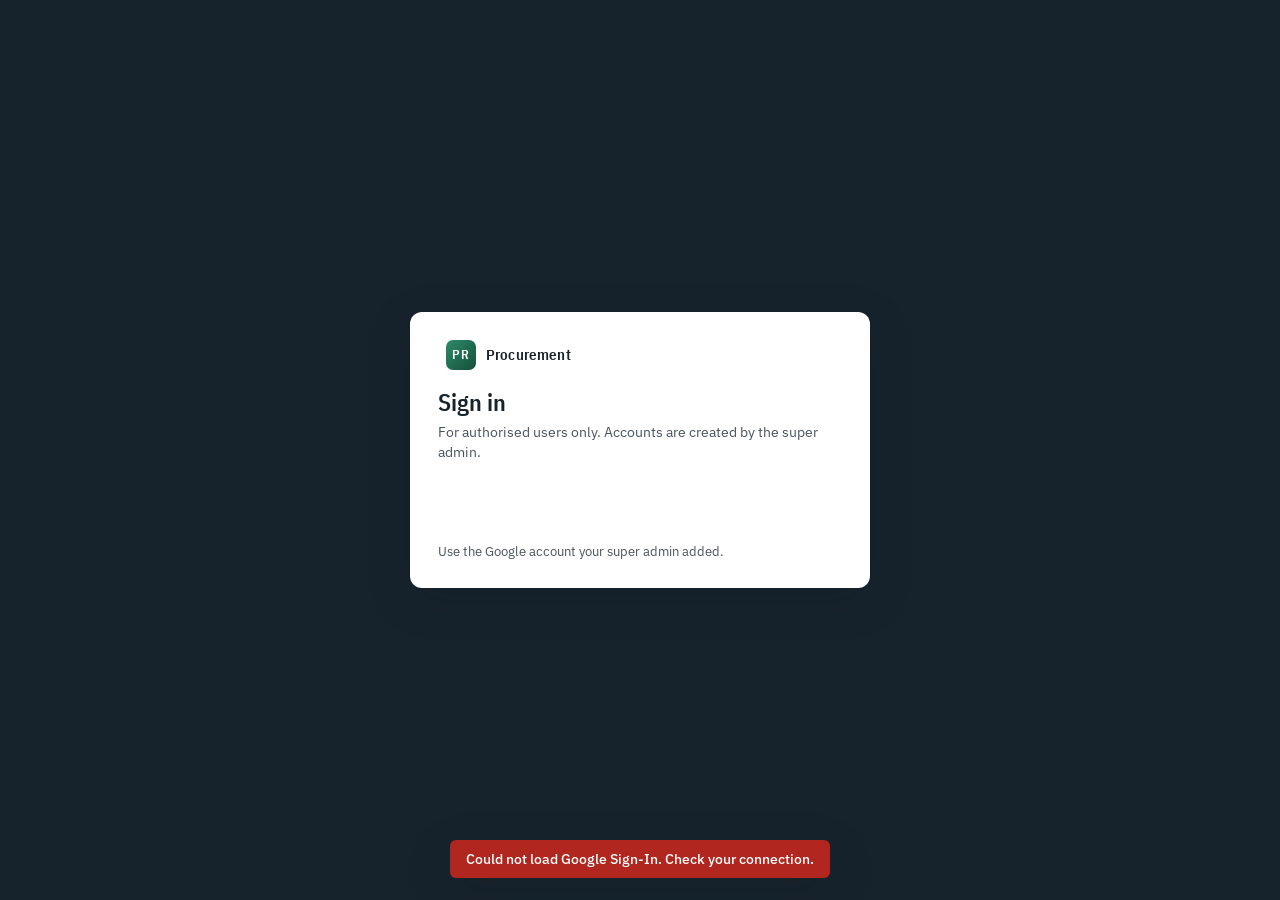
<file: index.html>
<!doctype html>
<html lang="en">
<head>
  <meta charset="utf-8">
  <meta name="viewport" content="width=device-width,initial-scale=1">
  <title>Procurement</title>
  <meta name="description" content="Purchase requisitions, supplier quotations, purchase orders and supplier payments in one place.">
  <link rel="preconnect" href="https://fonts.googleapis.com">
  <link rel="preconnect" href="https://fonts.gstatic.com" crossorigin>
  <link rel="stylesheet" href="https://fonts.googleapis.com/css2?family=IBM+Plex+Mono:wght@500&family=IBM+Plex+Sans+Condensed:wght@500;600&family=IBM+Plex+Sans:wght@400;500;600&display=swap">
  <link rel="stylesheet" href="assets/style.css?v=5">
</head>
<body>
  <div id="app">
    <div class="boot">Loading Procurement…</div>
  </div>
  <div id="drawer" class="drawer" hidden></div>
  <div id="toast" class="toast" role="status" aria-live="polite" hidden></div>
  <noscript>Procurement needs JavaScript turned on.</noscript>

  <script src="config.js?v=3"></script>
  <script src="assets/core.js?v=6"></script>
  <script src="assets/templates.js?v=3"></script>
  <script src="assets/archive.js?v=3"></script>
  <script src="assets/api.js?v=4"></script>
  <script src="assets/app.js?v=6"></script>
</body>
</html>
</file>
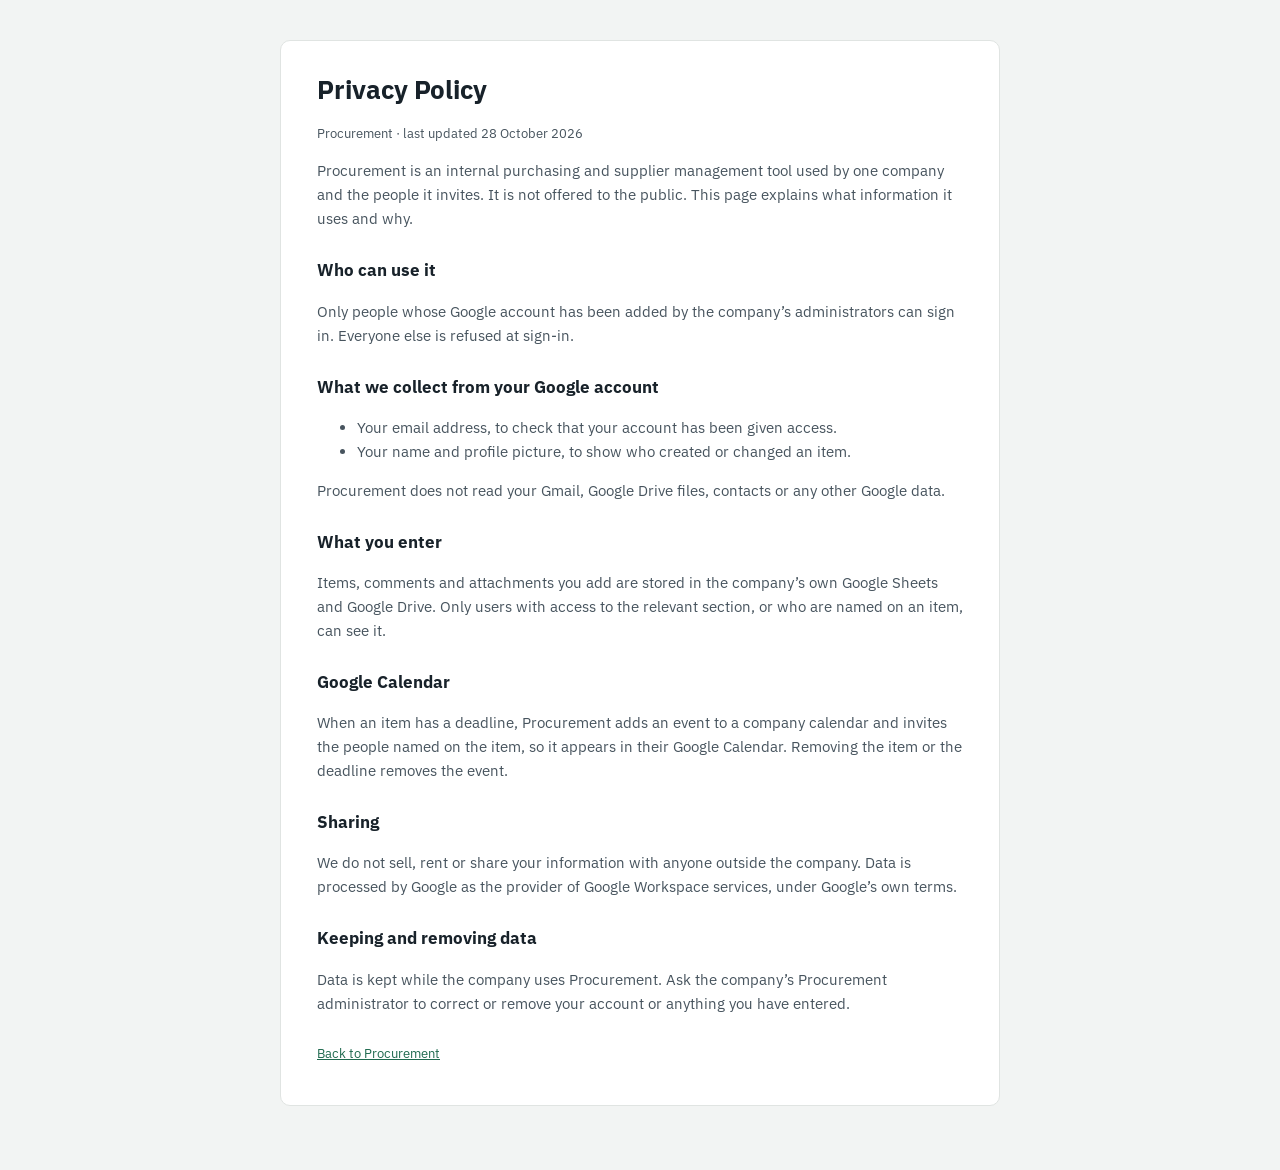
<file: privacy.html>
<!doctype html>
<html lang="en">
<head>
  <meta charset="utf-8">
  <meta name="viewport" content="width=device-width,initial-scale=1">
  <title>Privacy Policy · Procurement</title>
  <link rel="stylesheet" href="https://fonts.googleapis.com/css2?family=IBM+Plex+Sans:wght@400;600&display=swap">
  <style>
    :root { --bg: #f2f4f3; --surface: #fff; --ink: #18222a; --ink-2: #47545e; --line: #e0e4e2; --accent: #1f6a4f; color-scheme: light; }
    @media (prefers-color-scheme: dark) {
      :root { --bg: #11171c; --surface: #182128; --ink: #e3e9ed; --ink-2: #a8b4bd; --line: #2a3640; --accent: #6cc6a0; color-scheme: dark; }
    }
    body { margin: 0; background: var(--bg); color: var(--ink); font: 15px/1.6 "IBM Plex Sans", "Segoe UI", system-ui, sans-serif; }
    main { max-width: 720px; margin: 0 auto; padding: 40px 16px 64px; }
    article { background: var(--surface); border: 1px solid var(--line); border-radius: 10px; padding: 28px clamp(18px, 4vw, 36px); }
    h1 { font-size: 26px; margin: 0 0 4px; }
    h2 { font-size: 17px; margin: 26px 0 6px; }
    p, li { color: var(--ink-2); }
    a { color: var(--accent); }
    .muted { font-size: 13px; color: var(--ink-2); }
  </style>
</head>
<body>
  <main>
    <article>
      <h1>Privacy Policy</h1>
      <p class="muted">Procurement · last updated 28 October 2026</p>

      <p>Procurement is an internal purchasing and supplier management tool used by one company and the people it invites. It is not offered to the public. This page explains what information it uses and why.</p>

      <h2>Who can use it</h2>
      <p>Only people whose Google account has been added by the company’s administrators can sign in. Everyone else is refused at sign-in.</p>

      <h2>What we collect from your Google account</h2>
      <ul>
        <li>Your email address, to check that your account has been given access.</li>
        <li>Your name and profile picture, to show who created or changed an item.</li>
      </ul>
      <p>Procurement does not read your Gmail, Google Drive files, contacts or any other Google data.</p>

      <h2>What you enter</h2>
      <p>Items, comments and attachments you add are stored in the company’s own Google Sheets and Google Drive. Only users with access to the relevant section, or who are named on an item, can see it.</p>

      <h2>Google Calendar</h2>
      <p>When an item has a deadline, Procurement adds an event to a company calendar and invites the people named on the item, so it appears in their Google Calendar. Removing the item or the deadline removes the event.</p>

      <h2>Sharing</h2>
      <p>We do not sell, rent or share your information with anyone outside the company. Data is processed by Google as the provider of Google Workspace services, under Google’s own terms.</p>

      <h2>Keeping and removing data</h2>
      <p>Data is kept while the company uses Procurement. Ask the company’s Procurement administrator to correct or remove your account or anything you have entered.</p>

      <p class="muted" style="margin-top:28px"><a href="./">Back to Procurement</a></p>
    </article>
  </main>
</body>
</html>
</file>
<file: assets/style.css>
/* Layout: dark slate sidebar + pale steel workspace; dense, scannable boards and tables. */
:root {
  --bg: #f2f4f3;
  --surface: #ffffff;
  --surface-2: #f7f8f7;
  --line: #e0e4e2;
  --line-strong: #c6ccc9;
  --ink: #18222a;
  --ink-2: #47545e;
  --ink-3: #75818a;
  --accent: #1f6a4f;
  --accent-ink: #ffffff;
  --accent-soft: #e0efe8;
  --ok: #2c7a4b;
  --ok-soft: #e1f1e7;
  --warn: #a96300;
  --warn-soft: #fbeed6;
  --crit: #b1271f;
  --crit-soft: #f9e0dd;
  --side: #17232c;
  --side-2: #22313c;
  --side-ink: #b9c6cf;
  --side-hi: #ffffff;
  /* option colours: strong (text / fills) and soft (chip backgrounds) */
  --gray: #66727b; --gray-soft: #eceeed;
  --blue: #2a6aa0; --blue-soft: #e1ecf6;
  --teal: #1f7f7a; --teal-soft: #ddf1ef;
  --green: #2c7a4b; --green-soft: #e1f1e7;
  --amber: #a96300; --amber-soft: #fbeed6;
  --red: #b1271f; --red-soft: #f9e0dd;
  --purple: #6b4aa3; --purple-soft: #ece6f6;
  --shadow: 0 1px 2px rgba(16, 28, 38, .07), 0 1px 1px rgba(16, 28, 38, .04);
  --shadow-lg: 0 12px 40px rgba(16, 28, 38, .22);
  --font: "IBM Plex Sans", "Segoe UI", system-ui, -apple-system, sans-serif;
  --cond: "IBM Plex Sans Condensed", "IBM Plex Sans", "Arial Narrow", system-ui, sans-serif;
  --mono: "IBM Plex Mono", ui-monospace, Consolas, monospace;
  --r: 8px;
  color-scheme: light;
}
@media (prefers-color-scheme: dark) {
  :root {
    --bg: #11171c;
    --surface: #182128;
    --surface-2: #1d272f;
    --line: #2a3640;
    --line-strong: #3a4853;
    --ink: #e3e9ed;
    --ink-2: #a8b4bd;
    --ink-3: #7b8892;
    --accent: #6cc6a0;
    --accent-ink: #0b1f17;
    --accent-soft: #183328;
    --ok: #6cc28f;
    --ok-soft: #17301f;
    --warn: #e3aa4c;
    --warn-soft: #34280f;
    --crit: #f08b81;
    --crit-soft: #3b1d1a;
    --side: #0c1216;
    --side-2: #17222a;
    --side-ink: #9eadb8;
    --side-hi: #ffffff;
    --gray: #a3adb5; --gray-soft: #262f36;
    --blue: #7fb3e0; --blue-soft: #1a2c3c;
    --teal: #6fcbc4; --teal-soft: #15302e;
    --green: #6cc28f; --green-soft: #17301f;
    --amber: #e3aa4c; --amber-soft: #34280f;
    --red: #f08b81; --red-soft: #3b1d1a;
    --purple: #b9a0e6; --purple-soft: #2a2238;
    --shadow: 0 1px 2px rgba(0, 0, 0, .35);
    --shadow-lg: 0 12px 40px rgba(0, 0, 0, .55);
    color-scheme: dark;
  }
}

* { box-sizing: border-box; }
html, body { margin: 0; }
body {
  background: var(--bg);
  color: var(--ink);
  font: 14px/1.45 var(--font);
  -webkit-font-smoothing: antialiased;
}
[hidden] { display: none !important; }
a { color: var(--accent); }
button, input, select, textarea { font: inherit; color: inherit; }
:focus-visible { outline: 2px solid var(--accent); outline-offset: 2px; }
h1, h2, h3 { text-wrap: balance; margin: 0; }
.boot { padding: 48px 24px; color: var(--ink-3); }
.muted { color: var(--ink-3); }
.grow { flex: 1 1 auto; }

/* ---------- shell ---------- */
.shell { display: grid; grid-template-columns: 236px minmax(0, 1fr); min-height: 100vh; }
.side {
  background: var(--side); color: var(--side-ink); display: flex; flex-direction: column;
  position: sticky; top: 0; height: 100vh; padding: 18px 12px; gap: 16px; overflow-y: auto;
}
.brand { display: flex; align-items: center; gap: 10px; padding: 0 8px; }
.mark {
  width: 30px; height: 30px; border-radius: 7px; flex: none;
  background: linear-gradient(135deg, #2f8a68, #1f6a4f 55%, #164f3b);
  display: grid; place-items: center; color: #fff; font: 600 13px var(--cond); letter-spacing: .04em;
}
.brand b { display: block; color: var(--side-hi); font: 600 15px/1.2 var(--cond); letter-spacing: .01em; }
.brand small { display: block; font-size: 11px; letter-spacing: .08em; text-transform: uppercase; color: var(--side-ink); opacity: .8; }
.nav { display: flex; flex-direction: column; gap: 2px; }
.nav-h { font: 600 10.5px var(--cond); letter-spacing: .12em; text-transform: uppercase; color: var(--side-ink); opacity: .65; padding: 12px 10px 4px; }
.nav a {
  display: flex; align-items: center; gap: 10px; padding: 7px 10px; border-radius: 6px;
  color: var(--side-ink); text-decoration: none; font-weight: 500; min-width: 0;
}
.nav a .lbl { white-space: nowrap; overflow: hidden; text-overflow: ellipsis; }
.nav a:hover { background: var(--side-2); color: var(--side-hi); }
.nav a.on { background: var(--side-2); color: var(--side-hi); box-shadow: inset 2px 0 0 #4fb58c; }
.nav svg { width: 17px; height: 17px; flex: none; stroke: currentColor; fill: none; stroke-width: 1.7; stroke-linecap: round; stroke-linejoin: round; }
.nav .count { margin-left: auto; font: 500 11px var(--mono); background: #8a2a22; color: #fff; padding: 1px 6px; border-radius: 9px; }
.smark { width: 18px; height: 18px; border-radius: 4px; flex: none; display: inline-grid; place-items: center; color: #fff; font: 600 10.5px var(--cond); vertical-align: -4px; }
.side-foot { margin-top: auto; display: flex; flex-direction: column; gap: 10px; padding: 0 6px; }
.me { display: flex; align-items: center; gap: 9px; min-width: 0; }
.me .who { min-width: 0; }
.me b { display: block; color: var(--side-hi); font-weight: 500; white-space: nowrap; overflow: hidden; text-overflow: ellipsis; }
.me small { display: block; font-size: 11px; white-space: nowrap; overflow: hidden; text-overflow: ellipsis; }
.side-foot .links { display: flex; gap: 12px; font-size: 12.5px; }
.side-foot .links button { background: none; border: 0; padding: 0; color: var(--side-ink); cursor: pointer; text-decoration: underline; text-underline-offset: 3px; }
.side-foot .links button:hover { color: var(--side-hi); }

.main { min-width: 0; padding: 22px 28px 48px; display: flex; flex-direction: column; gap: 16px; }
.banner {
  background: var(--warn-soft); color: var(--ink); border: 1px solid color-mix(in srgb, var(--warn) 35%, transparent);
  border-radius: var(--r); padding: 8px 12px; display: flex; flex-wrap: wrap; gap: 6px 14px; align-items: center; font-size: 13px;
}
.banner b { color: var(--warn); }
.banner button { background: none; border: 0; padding: 0; color: var(--accent); cursor: pointer; text-decoration: underline; font-size: 13px; }

/* ---------- headers, toolbars, buttons ---------- */
.head { display: flex; flex-wrap: wrap; align-items: flex-end; justify-content: space-between; gap: 12px; }
.head h1 { font: 600 24px/1.15 var(--cond); letter-spacing: .005em; }
.head .sub { color: var(--ink-3); margin-top: 3px; max-width: 75ch; }
.crumb { font-size: 12.5px; color: var(--ink-3); margin-bottom: 4px; }
.crumb a { color: var(--ink-3); }
.toolbar { display: flex; flex-wrap: wrap; gap: 8px; align-items: center; }
.toolbar .grow { flex: 1 1 220px; }
.toolbar select, .toolbar input[type=search] {
  height: 34px; border: 1px solid var(--line-strong); background: var(--surface); border-radius: 6px; padding: 0 10px; min-width: 0;
}
.toolbar input[type=search] { width: 100%; }
.btn {
  height: 34px; padding: 0 14px; border-radius: 6px; border: 1px solid var(--line-strong); background: var(--surface);
  font-weight: 500; cursor: pointer; display: inline-flex; align-items: center; gap: 6px; white-space: nowrap; text-decoration: none; color: var(--ink);
}
.btn:hover { border-color: var(--ink-3); }
.btn.primary { background: var(--accent); border-color: var(--accent); color: var(--accent-ink); }
.btn.primary:hover { filter: brightness(1.08); }
.btn.danger { color: var(--crit); border-color: color-mix(in srgb, var(--crit) 45%, transparent); }
.btn.danger.armed { background: var(--crit); color: #fff; }
.btn:disabled { opacity: .55; cursor: default; }
.btn.sm { height: 28px; padding: 0 10px; font-size: 13px; }
.ibtn { width: 26px; height: 26px; border-radius: 5px; border: 1px solid var(--line); background: var(--surface); cursor: pointer; color: var(--ink-2); padding: 0; }
.ibtn:hover:not(:disabled) { border-color: var(--ink-3); color: var(--ink); }
.ibtn:disabled { opacity: .35; cursor: default; }
.linkbtn { background: none; border: 0; padding: 0; color: var(--accent); cursor: pointer; text-decoration: underline; text-underline-offset: 2px; text-align: left; }
.seg { display: inline-flex; border: 1px solid var(--line-strong); border-radius: 6px; overflow: hidden; }
.seg button { height: 32px; padding: 0 12px; border: 0; background: var(--surface); cursor: pointer; font-weight: 500; color: var(--ink-2); }
.seg button + button { border-left: 1px solid var(--line-strong); }
.seg button.on { background: var(--accent-soft); color: var(--accent); }

/* ---------- chips, avatars, colours ---------- */
.chip {
  display: inline-flex; align-items: center; gap: 4px; height: 20px; padding: 0 7px; border-radius: 4px;
  font-size: 11.5px; font-weight: 500; white-space: nowrap; background: var(--surface-2); color: var(--ink-2); border: 1px solid var(--line);
}
.chip.ok { background: var(--ok-soft); color: var(--ok); border-color: transparent; }
.chip.warn { background: var(--warn-soft); color: var(--warn); border-color: transparent; }
.chip.crit { background: var(--crit-soft); color: var(--crit); border-color: transparent; }
.chip.info { background: var(--accent-soft); color: var(--accent); border-color: transparent; }
.c-gray { background: var(--gray-soft); color: var(--gray); border-color: transparent; }
.c-blue { background: var(--blue-soft); color: var(--blue); border-color: transparent; }
.c-teal { background: var(--teal-soft); color: var(--teal); border-color: transparent; }
.c-green { background: var(--green-soft); color: var(--green); border-color: transparent; }
.c-amber { background: var(--amber-soft); color: var(--amber); border-color: transparent; }
.c-red { background: var(--red-soft); color: var(--red); border-color: transparent; }
.c-purple { background: var(--purple-soft); color: var(--purple); border-color: transparent; }
.f-gray { background: var(--gray); } .f-blue { background: var(--blue); } .f-teal { background: var(--teal); }
.f-green { background: var(--green); } .f-amber { background: var(--amber); } .f-red { background: var(--red); } .f-purple { background: var(--purple); }
.dot { width: 9px; height: 9px; border-radius: 50%; flex: none; display: inline-block; }
.av {
  width: 24px; height: 24px; border-radius: 50%; flex: none; display: inline-grid; place-items: center;
  color: #fff; font: 600 10.5px var(--font); letter-spacing: .02em;
}
.av.lg { width: 32px; height: 32px; font-size: 12px; }
.avs { display: inline-flex; }
.avs .av { box-shadow: 0 0 0 2px var(--surface); }
.avs .av + .av { margin-left: -6px; }
.av.more { background: var(--line-strong); color: var(--ink); }
.who { display: inline-flex; align-items: center; gap: 6px; }
.pbar { display: inline-block; width: 54px; height: 6px; border-radius: 3px; background: var(--line); overflow: hidden; vertical-align: middle; }
.pbar i { display: block; height: 100%; background: var(--accent); }

/* ---------- dashboard ---------- */
.scards { display: grid; grid-template-columns: repeat(auto-fill, minmax(290px, 1fr)); gap: 14px; }
.scard {
  background: var(--surface); border: 1px solid var(--line); border-radius: var(--r); padding: 14px 16px;
  display: flex; flex-direction: column; gap: 12px; text-decoration: none; color: var(--ink); min-width: 0;
}
.scard:hover { border-color: var(--line-strong); box-shadow: var(--shadow); }
.sc-h { display: flex; align-items: center; gap: 8px; }
.sc-h b { font: 600 16px var(--cond); flex: 1; min-width: 0; white-space: nowrap; overflow: hidden; text-overflow: ellipsis; }
.sc-n { display: grid; grid-template-columns: repeat(3, minmax(0, 1fr)); gap: 8px; }
.sc-t { display: flex; flex-wrap: wrap; gap: 4px 14px; font-size: 12.5px; color: var(--ink-3); }
.sc-t b { color: var(--ink); font-variant-numeric: tabular-nums; }
.kpi { min-width: 0; }
.kpi .v { font: 600 22px/1.15 var(--cond); font-variant-numeric: tabular-nums; white-space: nowrap; overflow: hidden; text-overflow: ellipsis; }
.kpi .v.warn { color: var(--warn); }
.kpi .v.crit { color: var(--crit); }
.kpi .l { font-weight: 500; font-size: 12.5px; margin-top: 2px; }
.kpi .s { font-size: 12px; color: var(--ink-3); }
.segbar { display: flex; height: 8px; border-radius: 4px; overflow: hidden; gap: 2px; }
.segbar i { display: block; min-width: 3px; }
.seglegend { display: flex; flex-wrap: wrap; gap: 3px 12px; font-size: 11.5px; color: var(--ink-3); }
.seglegend i { display: inline-block; width: 8px; height: 8px; border-radius: 2px; margin-right: 5px; }
.grid2 { display: grid; grid-template-columns: minmax(0, 1fr) minmax(0, 1fr); gap: 14px; align-items: start; }
.panel { background: var(--surface); border: 1px solid var(--line); border-radius: var(--r); padding: 14px 16px; display: flex; flex-direction: column; gap: 10px; min-width: 0; }
.panel h2 { font: 600 12px var(--cond); text-transform: uppercase; letter-spacing: .09em; color: var(--ink-3); }
.panel .ph { display: flex; justify-content: space-between; align-items: baseline; gap: 10px; }
.panel .ph a { font-size: 12.5px; }
.alerts { list-style: none; margin: 0; padding: 0; display: flex; flex-direction: column; }
.alerts li { display: grid; grid-template-columns: 4px minmax(0, 1fr) auto; gap: 10px; align-items: center; padding: 8px 0; border-top: 1px solid var(--line); cursor: pointer; }
.alerts li:first-child { border-top: 0; }
.alerts li:hover .at { color: var(--accent); }
.alerts .sev { align-self: stretch; border-radius: 2px; background: var(--warn); }
.alerts .sev.crit { background: var(--crit); }
.alerts .sev.none, .alerts .sev:not(.crit):not(.warn) { background: var(--line); }
.alerts .at { font-weight: 500; white-space: nowrap; overflow: hidden; text-overflow: ellipsis; }
.alerts .am { font-size: 12px; color: var(--ink-3); }
.empty { color: var(--ink-3); padding: 14px 0; }
.empty-state { text-align: center; padding: 36px 16px; color: var(--ink-3); background: var(--surface); border: 1px dashed var(--line-strong); border-radius: var(--r); }
.empty-state b { display: block; color: var(--ink); font-size: 15px; margin-bottom: 4px; }

/* ---------- tables ---------- */
.tablewrap { overflow-x: auto; background: var(--surface); border: 1px solid var(--line); border-radius: var(--r); }
table.t { width: 100%; border-collapse: collapse; font-size: 13px; }
.t th {
  text-align: left; font: 600 11.5px var(--cond); letter-spacing: .07em; text-transform: uppercase; color: var(--ink-3);
  padding: 9px 12px; border-bottom: 1px solid var(--line); white-space: nowrap; background: var(--surface-2);
}
.t td { padding: 8px 12px; border-bottom: 1px solid var(--line); vertical-align: middle; }
.t tr:last-child td { border-bottom: 0; }
.t tbody tr[data-act] { cursor: pointer; }
.t tbody tr[data-act]:hover td { background: var(--surface-2); }
.t .r { text-align: right; font-variant-numeric: tabular-nums; white-space: nowrap; }
.t .nw { white-space: nowrap; }
.t .title { font-weight: 500; min-width: 220px; }
.t tfoot td { font-weight: 600; background: var(--surface-2); border-top: 1px solid var(--line-strong); }
.matrix td, .matrix th { padding: 7px 10px; }
.matrix .sticky { position: sticky; left: 0; background: var(--surface); z-index: 1; box-shadow: 1px 0 0 var(--line); }
.matrix th.sticky { background: var(--surface-2); }
.linkrow { display: flex; gap: 8px; align-items: center; background: none; border: 0; padding: 0; cursor: pointer; text-align: left; }
.linkrow span { display: flex; flex-direction: column; }
.linkrow b { font-weight: 500; }
.linkrow small { color: var(--ink-3); font-size: 11.5px; }
.linkrow:hover b { color: var(--accent); text-decoration: underline; }
.lvl { height: 30px; border: 1px solid var(--line-strong); border-radius: 6px; background: var(--surface); padding: 0 6px; min-width: 118px; }
.lvl-viewer { background: var(--gray-soft); }
.lvl-contributor { background: var(--teal-soft); }
.lvl-editor { background: var(--blue-soft); }
.lvl-manager { background: var(--purple-soft); }
.legend-box { display: flex; flex-wrap: wrap; gap: 6px 18px; font-size: 12.5px; color: var(--ink-3); background: var(--surface); border: 1px solid var(--line); border-radius: var(--r); padding: 10px 14px; }
.legend-box b { color: var(--ink); font-weight: 600; }

/* ---------- boards ---------- */
.board { display: flex; gap: 10px; overflow-x: auto; padding-bottom: 10px; align-items: flex-start; }
.col { flex: 0 0 272px; background: var(--surface-2); border: 1px solid var(--line); border-radius: var(--r); display: flex; flex-direction: column; max-height: calc(100vh - 220px); }
.col.drop-on { border-color: var(--accent); box-shadow: 0 0 0 2px var(--accent-soft); }
.col-h { padding: 10px 12px 8px; display: flex; align-items: center; gap: 7px; border-bottom: 1px solid var(--line); }
.col-h b { font: 600 13px var(--cond); letter-spacing: .02em; }
.col-h .n { font: 500 12px var(--mono); color: var(--ink-3); }
.col-h .sum { margin-left: auto; font-size: 11.5px; color: var(--ink-3); font-variant-numeric: tabular-nums; }
.col-b { padding: 8px; display: flex; flex-direction: column; gap: 8px; overflow-y: auto; min-height: 60px; }
.col-b .none { color: var(--ink-3); font-size: 12px; text-align: center; padding: 10px 0; }
.card {
  background: var(--surface); border: 1px solid var(--line); border-radius: 6px; padding: 9px 10px; box-shadow: var(--shadow);
  display: flex; flex-direction: column; gap: 5px; cursor: pointer;
  border-left: 4px solid var(--pc, var(--line)); /* the owner's colour */
}
.card:hover { border-color: var(--line-strong); }
.card.dragging { opacity: .45; }
.card[draggable=true] { cursor: grab; }
.card .no { font: 500 11.5px var(--mono); color: var(--ink-3); white-space: nowrap; overflow: hidden; text-overflow: ellipsis; }
.card .tt { font-weight: 500; line-height: 1.35; overflow-wrap: anywhere; }
.card .cl { font-size: 12px; color: var(--ink-3); overflow-wrap: anywhere; }
.card .ft { display: flex; flex-wrap: wrap; gap: 4px; align-items: center; margin-top: 2px; }
.card .ft .sp { flex: 1; }
.card .meta { font-size: 11.5px; color: var(--ink-3); display: inline-flex; align-items: center; gap: 3px; }
.statline { display: flex; flex-wrap: wrap; gap: 6px 18px; font-size: 12.5px; color: var(--ink-3); }
.statline b { color: var(--ink); font-variant-numeric: tabular-nums; }

/* ---------- my work ---------- */
.group h2 { font: 600 13px var(--cond); text-transform: uppercase; letter-spacing: .08em; color: var(--ink-3); margin: 6px 0; }
.group h2.crit { color: var(--crit); }
.list { background: var(--surface); border: 1px solid var(--line); border-radius: var(--r); }
.li { display: grid; grid-template-columns: 22px minmax(0, 1fr) auto; gap: 10px; align-items: center; padding: 9px 12px; border-top: 1px solid var(--line); cursor: pointer; }
.li:first-child { border-top: 0; }
.li:hover b { color: var(--accent); }
.li .tx { min-width: 0; }
.li .tx b { font-weight: 500; display: block; overflow-wrap: anywhere; }
.li .tx small { color: var(--ink-3); font-size: 12px; }
.li .rt { display: flex; gap: 5px; align-items: center; flex-wrap: wrap; justify-content: flex-end; }

/* ---------- customize columns ---------- */
.tfs { display: flex; flex-direction: column; gap: 10px; }
.tf { background: var(--surface); border: 1px solid var(--line); border-radius: var(--r); padding: 12px 14px; display: flex; flex-direction: column; gap: 10px; }
.tf.stage { border-color: color-mix(in srgb, var(--accent) 45%, var(--line)); }
.tf-row { display: flex; flex-wrap: wrap; gap: 10px; align-items: flex-end; }
.tf-row .fld.grow { flex: 1 1 220px; }
.tf-row .fld select { min-width: 190px; }
.tf-n { font: 500 12px var(--mono); color: var(--ink-3); width: 20px; padding-bottom: 9px; }
.tf-act { display: flex; gap: 6px; align-items: center; padding-bottom: 2px; }
.tf-flags { display: flex; flex-wrap: wrap; gap: 6px 18px; padding-left: 30px; }
.mini { display: inline-flex; align-items: center; gap: 6px; font-size: 12.5px; color: var(--ink-2); white-space: nowrap; }
.mini input[type=number] { width: 54px; height: 28px; border: 1px solid var(--line-strong); border-radius: 5px; padding: 0 6px; background: var(--surface); }
.opts { margin-left: 30px; display: flex; flex-direction: column; gap: 6px; border-left: 2px solid var(--line); padding-left: 12px; }
.opts-h { display: flex; flex-wrap: wrap; gap: 4px 12px; font-size: 12px; font-weight: 500; color: var(--ink-2); }
.opts-h .muted { font-weight: 400; }
.opt { display: flex; flex-wrap: wrap; gap: 6px; align-items: center; }
.opt input[type=text] { flex: 1 1 160px; min-width: 0; height: 30px; border: 1px solid var(--line-strong); border-radius: 5px; padding: 0 8px; background: var(--surface); }
.opt select { height: 30px; border: 1px solid var(--line-strong); border-radius: 5px; background: var(--surface); padding: 0 4px; }
.opts > .btn { align-self: flex-start; }

/* ---------- drawer & forms ---------- */
.drawer { position: fixed; inset: 0; z-index: 50; display: flex; justify-content: flex-end; }
.drawer .scrim { position: absolute; inset: 0; background: rgba(10, 18, 24, .38); }
.drawer .pane {
  position: relative; width: min(620px, 100vw); height: 100%; background: var(--surface); box-shadow: var(--shadow-lg);
  display: flex; flex-direction: column; animation: slide .16s ease-out;
}
@keyframes slide { from { transform: translateX(24px); } }
@media (prefers-reduced-motion: reduce) { .drawer .pane { animation: none; } }
.pane-h { display: flex; align-items: flex-start; gap: 10px; padding: 16px 20px 12px; border-bottom: 1px solid var(--line); }
.pane-h .k { font: 600 11.5px var(--cond); text-transform: uppercase; letter-spacing: .09em; color: var(--ink-3); }
.pane-h h2 { font: 600 19px/1.25 var(--cond); overflow-wrap: anywhere; }
.pane-h .x { margin-left: auto; background: none; border: 0; font-size: 22px; line-height: 1; cursor: pointer; color: var(--ink-3); padding: 2px 6px; }
.pane-b { overflow-y: auto; padding: 16px 20px 28px; display: flex; flex-direction: column; gap: 20px; }
.form { display: grid; grid-template-columns: 1fr 1fr; gap: 12px 14px; }
.fld { display: flex; flex-direction: column; gap: 4px; min-width: 0; }
.fld.wide, .form .wide { grid-column: 1 / -1; }
.fld > span { font-size: 12px; font-weight: 500; color: var(--ink-2); }
.fld input:not([type=checkbox]):not([type=radio]), .fld select, .fld textarea {
  border: 1px solid var(--line-strong); background: var(--surface); border-radius: 6px; padding: 7px 9px; width: 100%; min-width: 0;
}
.fld textarea { min-height: 80px; resize: vertical; }
.fld input:disabled, .fld select:disabled, .fld textarea:disabled { background: var(--surface-2); color: var(--ink-2); }
.fld.chk { flex-direction: row; align-items: center; gap: 8px; padding-top: 18px; }
.fld.chk input { width: 16px; height: 16px; }
.form-actions { grid-column: 1 / -1; display: flex; gap: 8px; align-items: center; flex-wrap: wrap; }
.form-actions .sp { flex: 1; }
.pick { border: 1px solid var(--line-strong); border-radius: 6px; background: var(--surface); }
.pick > summary { list-style: none; cursor: pointer; padding: 6px 9px; min-height: 36px; display: flex; flex-wrap: wrap; gap: 5px; align-items: center; }
.pick > summary::-webkit-details-marker { display: none; }
.pick[data-ro] > summary { cursor: default; background: var(--surface-2); }
.pchip { display: inline-flex; align-items: center; gap: 5px; background: var(--surface-2); border: 1px solid var(--line); border-radius: 14px; padding: 1px 8px 1px 1px; font-size: 12.5px; }
.pchip .av { width: 20px; height: 20px; font-size: 9px; }
.pick-b { border-top: 1px solid var(--line); padding: 8px; display: flex; flex-direction: column; gap: 2px; max-height: 240px; overflow-y: auto; }
.pick-b input[type=search] { border: 1px solid var(--line-strong); border-radius: 5px; padding: 5px 8px; margin-bottom: 4px; background: var(--surface); }
.prow { display: flex; align-items: center; gap: 8px; padding: 4px 6px; border-radius: 5px; cursor: pointer; font-size: 13px; }
.prow:hover { background: var(--surface-2); }
.prow small { color: var(--ink-3); margin-left: auto; font-size: 11.5px; }
.acc-list, .tpl-list { display: flex; flex-direction: column; gap: 6px; }
.acc { display: flex; align-items: center; gap: 8px; padding: 6px 8px; border: 1px solid var(--line); border-radius: 6px; }
.acc > span:not(.smark) { flex: 1; font-size: 13px; }
.acc select { width: auto !important; min-width: 140px; }
.tpl { display: flex; gap: 10px; align-items: flex-start; padding: 10px 12px; border: 1px solid var(--line); border-radius: 6px; cursor: pointer; }
.tpl:has(input:checked) { border-color: var(--accent); background: var(--accent-soft); }
.tpl input { margin-top: 3px; }
.tpl b { display: block; font-weight: 600; }
.tpl small { color: var(--ink-3); font-size: 12.5px; }
.sec h3 { font: 600 12px var(--cond); text-transform: uppercase; letter-spacing: .09em; color: var(--ink-3); margin-bottom: 8px; display: flex; justify-content: space-between; align-items: center; gap: 8px; }
.rel { list-style: none; margin: 0; padding: 0; border: 1px solid var(--line); border-radius: 6px; }
.rel li { display: flex; gap: 6px; align-items: center; padding: 7px 10px; border-top: 1px solid var(--line); cursor: pointer; font-size: 13px; }
.rel li:first-child { border-top: 0; }
.rel li span:first-child { flex: 1; min-width: 0; }
.rel li:hover span:first-child { color: var(--accent); }
.files { list-style: none; margin: 0; padding: 0; display: flex; flex-direction: column; gap: 6px; }
.files li { display: flex; flex-wrap: wrap; gap: 8px; align-items: center; font-size: 13px; }
.files small { color: var(--ink-3); white-space: nowrap; }
.thread { display: flex; flex-direction: column; gap: 12px; }
.msg { display: grid; grid-template-columns: 24px minmax(0, 1fr); gap: 9px; }
.msg .bd { min-width: 0; }
.msg .hd { font-size: 12px; color: var(--ink-3); }
.msg .hd b { color: var(--ink); font-weight: 500; }
.msg .tx { white-space: pre-wrap; overflow-wrap: anywhere; }
.msg.log { color: var(--ink-3); font-size: 12.5px; }
.msg.log .dot { width: 24px; height: auto; display: grid; place-items: center; background: none; }
.msg.log .dot::before { content: ""; width: 6px; height: 6px; border-radius: 50%; background: var(--line-strong); }
.composer { display: flex; flex-direction: column; gap: 8px; }
.composer textarea { border: 1px solid var(--line-strong); background: var(--surface); border-radius: 6px; padding: 8px 10px; min-height: 64px; resize: vertical; width: 100%; }
.composer .btn { align-self: flex-end; }
.comp-row { display: flex; align-items: center; gap: 8px; }
.comp-row .sp { flex: 1; }
.composer .comp-row .btn { align-self: center; }
.msg .tx a, .fld-links a { overflow-wrap: anywhere; }
.msg .mtools { display: inline-flex; gap: 10px; align-items: baseline; margin-left: 10px; }
.msg .mtools .linkbtn { font-size: 12px; }
.linkbtn.danger { color: var(--crit); }
.linkbtn.danger.armed { font-weight: 600; }
.medit { display: flex; flex-direction: column; gap: 6px; margin-top: 4px; }
.medit textarea { border: 1px solid var(--accent); background: var(--surface); border-radius: 6px; padding: 8px 10px; min-height: 64px; resize: vertical; width: 100%; }
.fld-links { display: flex; flex-wrap: wrap; gap: 4px 12px; font-size: 12.5px; margin-top: 2px; }
.photos { display: flex; flex-wrap: wrap; gap: 6px; margin-top: 6px; }
.ph { width: 132px; height: 100px; padding: 0; border: 1px solid var(--line); border-radius: 6px; overflow: hidden; background: var(--surface-2); cursor: zoom-in; position: relative; }
.ph img { width: 100%; height: 100%; object-fit: cover; display: block; }
.ph.loading img, .ph.failed img { visibility: hidden; }
.ph.loading::after, .ph.failed::after { position: absolute; inset: 0; display: grid; place-items: center; font-size: 11.5px; color: var(--ink-3); }
.ph.loading::after { content: "Loading photo…"; }
.ph.failed::after { content: "Photo unavailable"; }
.pend { display: flex; flex-wrap: wrap; gap: 6px; }
.pend:empty { display: none; }
.pthumb { position: relative; width: 72px; height: 72px; border-radius: 6px; overflow: hidden; border: 1px solid var(--line); }
.pthumb img { width: 100%; height: 100%; object-fit: cover; display: block; }
.pthumb .x { position: absolute; top: 2px; right: 2px; width: 20px; height: 20px; border-radius: 50%; border: 0; background: rgba(0, 0, 0, .6); color: #fff; font-size: 14px; line-height: 20px; padding: 0; cursor: pointer; }
.lightbox { position: fixed; inset: 0; z-index: 80; display: grid; place-items: center; padding: 16px; }
.lightbox[hidden] { display: none; }
.lightbox .scrim { position: absolute; inset: 0; background: rgba(5, 10, 14, .82); }
.lightbox figure { position: relative; margin: 0; display: flex; flex-direction: column; gap: 10px; max-width: 100%; max-height: 100%; }
.lightbox img { max-width: min(1400px, 100%); max-height: calc(100vh - 90px); object-fit: contain; border-radius: 6px; background: #fff; }
.lightbox figcaption { display: flex; gap: 8px; align-items: center; color: #fff; font-size: 13px; }
.lightbox figcaption span { flex: 1; min-width: 0; overflow: hidden; text-overflow: ellipsis; white-space: nowrap; }
.af-bar { margin: 14px 0; }
.af-bar select { max-width: 220px; }
.t tr[data-act="open"] { cursor: pointer; }

/* ---------- sign-in ---------- */
.signin { min-height: 100vh; display: grid; place-items: center; padding: 24px 16px; background: var(--side); }
.signin .box { background: var(--surface); border-radius: 12px; padding: 28px; width: min(460px, 100%); display: flex; flex-direction: column; gap: 16px; box-shadow: var(--shadow-lg); }
.signin h1 { font: 600 24px var(--cond); }
.signin p { margin: 4px 0 0; color: var(--ink-2); }
.signin .err { background: var(--crit-soft); color: var(--crit); padding: 9px 12px; border-radius: 6px; font-size: 13px; }
.demo-note { background: var(--warn-soft); border-radius: 6px; padding: 9px 12px; font-size: 13px; }
.acct-list { display: flex; flex-direction: column; gap: 6px; }
.acct { display: flex; gap: 10px; align-items: center; text-align: left; padding: 9px 10px; border: 1px solid var(--line); border-radius: 8px; background: var(--surface); cursor: pointer; }
.acct:hover { border-color: var(--accent); background: var(--accent-soft); }
.acct span { display: flex; flex-direction: column; min-width: 0; }
.acct b { font-weight: 600; }
.acct small { color: var(--ink-3); font-size: 12px; }
#gbtn { min-height: 44px; }

/* ---------- toast ---------- */
.toast {
  position: fixed; left: 50%; bottom: 22px; transform: translateX(-50%); z-index: 60; background: var(--ink); color: var(--bg);
  padding: 9px 16px; border-radius: 6px; font-weight: 500; box-shadow: var(--shadow-lg); max-width: calc(100vw - 32px);
}
.toast.err { background: var(--crit); color: #fff; }

/* ---------- responsive ---------- */
@media (max-width: 980px) {
  .grid2 { grid-template-columns: 1fr; }
}
@media (max-width: 860px) {
  .shell { grid-template-columns: 1fr; }
  .side { position: sticky; top: 0; z-index: 20; height: auto; flex-direction: row; align-items: center; padding: 10px 16px; gap: 12px; overflow-x: auto; overflow-y: hidden; }
  .brand > div, .side-foot .links, .me .who, .nav-h { display: none; }
  .brand { padding: 0; }
  .nav { flex-direction: row; }
  .nav a { padding: 7px 9px; white-space: nowrap; }
  .nav a span.lbl { display: none; }
  .nav a.on span.lbl { display: inline; }
  .side-foot { margin: 0 0 0 auto; padding: 0; }
  .main { padding: 16px 16px 40px; }
  .col { max-height: none; }
  .tf-flags, .opts { padding-left: 0; margin-left: 0; }
}
@media (max-width: 520px) {
  .form { grid-template-columns: 1fr; }
  .head h1 { font-size: 21px; }
  .tf-row .fld select { min-width: 0; }
  .tf-n { display: none; }
}

/* ---------- filter & sort ---------- */
.btn.on { border-color: var(--accent); color: var(--accent); background: var(--accent-soft); }
.sortbox { display: inline-flex; align-items: center; gap: 6px; font-size: 12.5px; color: var(--ink-3); }
.sortbox .ibtn { width: 34px; height: 34px; }
.fpanel { background: var(--surface); border: 1px solid var(--line); border-radius: var(--r); padding: 10px 12px; display: flex; flex-direction: column; gap: 8px; }
.frule { display: flex; flex-wrap: wrap; gap: 6px; align-items: center; }
.frule .fw { width: 46px; font-size: 12.5px; color: var(--ink-3); font-weight: 500; }
.frule select, .frule input { height: 32px; border: 1px solid var(--line-strong); border-radius: 6px; background: var(--surface); padding: 0 8px; min-width: 0; }
.frule input[type=text] { flex: 1 1 180px; max-width: 320px; }
.frow { display: flex; flex-wrap: wrap; gap: 12px; align-items: center; font-size: 12.5px; }
.thsort { background: none; border: 0; padding: 0; font: inherit; color: inherit; letter-spacing: inherit; text-transform: inherit; cursor: pointer; white-space: nowrap; }
.thsort:hover, .thsort.on { color: var(--accent); }
.banner.info { background: var(--accent-soft); border-color: color-mix(in srgb, var(--accent) 30%, transparent); }

/* ---------- calendar ---------- */
.ctitle { font: 600 16px var(--cond); }
.clegend { display: flex; flex-wrap: wrap; gap: 4px 14px; font-size: 12px; color: var(--ink-3); }
.clegend i { display: inline-block; width: 10px; height: 10px; border-radius: 3px; margin-right: 5px; vertical-align: -1px; background: var(--pc, hsl(var(--h) 45% 45%)); }
.clegend i.lg-late { background: var(--crit); }
.clegend i.lg-done { background: var(--line-strong); }
.cgrid { background: var(--surface); border: 1px solid var(--line); border-radius: var(--r); overflow: hidden; }
.cdow, .cdays { display: grid; grid-template-columns: repeat(7, minmax(0, 1fr)); }
.cdow span { padding: 7px 8px; font: 600 11.5px var(--cond); letter-spacing: .08em; text-transform: uppercase; color: var(--ink-3); background: var(--surface-2); border-bottom: 1px solid var(--line); }
.cday { min-height: 112px; border-right: 1px solid var(--line); border-bottom: 1px solid var(--line); padding: 4px; display: flex; flex-direction: column; gap: 3px; min-width: 0; }
.cday:nth-child(7n) { border-right: 0; }
.cday.out { background: var(--surface-2); }
.cday.out .cnum { color: var(--ink-3); }
.cnum { align-self: flex-start; background: none; border: 0; padding: 2px 6px; border-radius: 10px; font: 500 12px var(--font); cursor: pointer; color: var(--ink-2); font-variant-numeric: tabular-nums; }
.cnum:hover { background: var(--surface-2); }
.cday.today .cnum { background: var(--accent); color: var(--accent-ink); }
.ev {
  display: flex; flex-wrap: wrap; align-items: baseline; gap: 0 5px; width: 100%; text-align: left; cursor: pointer;
  border: 0; border-left: 3px solid var(--pc); background: color-mix(in srgb, var(--pc) 13%, transparent);
  border-radius: 4px; padding: 2px 6px; font-size: 12px; line-height: 1.35; color: var(--ink); min-width: 0;
}
.ev:hover { background: color-mix(in srgb, var(--pc) 24%, transparent); }
.ev .evt { font: 500 11px var(--mono); color: var(--ink-2); }
.ev .evn { flex: 1 1 0; min-width: 0; white-space: nowrap; overflow: hidden; text-overflow: ellipsis; }
.ev .evs { flex-basis: 100%; font-size: 11.5px; color: var(--ink-3); white-space: nowrap; overflow: hidden; text-overflow: ellipsis; }
.ev.late { border-left-color: var(--crit); background: var(--crit-soft); }
.ev .evw { color: var(--crit); font-size: 11px; } /* late is shown by this mark too, since a person's colour may also be red */
.ev.done { opacity: .55; }
.ev.done .evn { text-decoration: line-through; }
.more { background: none; border: 0; padding: 0 6px; text-align: left; font-size: 11.5px; color: var(--accent); cursor: pointer; }
.cweek { display: grid; grid-template-columns: repeat(7, minmax(0, 1fr)); gap: 8px; }
.wday { background: var(--surface); border: 1px solid var(--line); border-radius: var(--r); padding: 8px; display: flex; flex-direction: column; gap: 5px; min-height: 220px; min-width: 0; }
.wday.today { border-color: var(--accent); }
.wday .wh { font-size: 12.5px; color: var(--ink-3); padding-bottom: 4px; border-bottom: 1px solid var(--line); }
.wday .wh b { color: var(--ink); }
.wday .ev .evn { white-space: normal; }
.wday .none { color: var(--ink-3); font-size: 12px; }
.agenda { display: flex; flex-direction: column; gap: 12px; }
.aday { background: var(--surface); border: 1px solid var(--line); border-radius: var(--r); padding: 10px 12px; display: flex; flex-direction: column; gap: 5px; }
.aday .ah { font: 600 13px var(--cond); color: var(--ink-2); }
.aday .ah.now { color: var(--accent); }
.aday .ah.crit { color: var(--crit); }
.aday .ev { padding: 5px 8px; font-size: 13px; }
.aday .ev .evn { white-space: normal; }
@media (max-width: 980px) {
  .cweek { grid-template-columns: 1fr; }
  .wday { min-height: 0; }
}
@media (max-width: 640px) {
  .cday { min-height: 64px; padding: 2px; }
  .cday .ev .evt { display: none; }
  .cday .ev { padding: 1px 3px; font-size: 10.5px; }
  .cdow span { padding: 6px 2px; text-align: center; letter-spacing: 0; }
}

/* ---------- export menu ---------- */
.menu { position: relative; }
.menu > summary { list-style: none; }
.menu > summary::-webkit-details-marker { display: none; }
.menu > summary::after { content: "▾"; font-size: 11px; margin-left: 2px; }
.menu-b {
  position: absolute; right: 0; top: calc(100% + 6px); z-index: 30; width: 270px; background: var(--surface);
  border: 1px solid var(--line-strong); border-radius: var(--r); box-shadow: var(--shadow-lg); padding: 6px; display: flex; flex-direction: column; gap: 2px;
}
.menu-b button { display: flex; flex-direction: column; align-items: flex-start; gap: 1px; text-align: left; background: none; border: 0; border-radius: 6px; padding: 8px 10px; cursor: pointer; }
.menu-b button:hover:not(:disabled) { background: var(--accent-soft); }
.menu-b button:disabled { opacity: .6; cursor: wait; }
.menu-b b { font-weight: 600; }
.menu-b small, .menu-b p { font-size: 12px; color: var(--ink-3); }
.menu-b p { margin: 4px 10px 4px; border-top: 1px solid var(--line); padding-top: 8px; }
@media (max-width: 520px) { .menu-b { right: auto; left: 0; } }

/* ---------- global search ---------- */
.gs-btn {
  display: flex; align-items: center; gap: 9px; margin: 0 2px; padding: 7px 10px; border-radius: 6px; border: 1px solid var(--side-2);
  background: rgba(255, 255, 255, .04); color: var(--side-ink); cursor: pointer; font-weight: 500; text-align: left;
}
.gs-btn:hover { color: var(--side-hi); border-color: #3a4c58; }
.gs-btn svg, .gs-in svg { width: 16px; height: 16px; flex: none; stroke: currentColor; fill: none; stroke-width: 2; stroke-linecap: round; }
.gs-btn .lbl { flex: 1; }
.gs-btn kbd { font: 500 10.5px var(--mono); border: 1px solid #3a4c58; border-radius: 4px; padding: 1px 5px; opacity: .8; }
.gsearch { position: fixed; inset: 0; z-index: 70; display: flex; justify-content: center; align-items: flex-start; padding: 8vh 16px 16px; }
.gsearch .scrim { position: absolute; inset: 0; background: rgba(10, 18, 24, .45); }
.gs-box { position: relative; width: min(680px, 100%); max-height: 78vh; background: var(--surface); border-radius: 12px; box-shadow: var(--shadow-lg); display: flex; flex-direction: column; overflow: hidden; }
.gs-in { display: flex; align-items: center; gap: 10px; padding: 12px 14px; border-bottom: 1px solid var(--line); color: var(--ink-3); }
.gs-in input { flex: 1; min-width: 0; border: 0; outline: 0; background: none; font-size: 16px; color: var(--ink); }
.gs-in .x { background: none; border: 0; font-size: 22px; cursor: pointer; color: var(--ink-3); }
.gs-res { overflow-y: auto; padding: 6px; }
.gs-h { font: 600 11px var(--cond); letter-spacing: .1em; text-transform: uppercase; color: var(--ink-3); padding: 10px 10px 4px; }
.gs-row { display: flex; align-items: center; gap: 10px; width: 100%; text-align: left; background: none; border: 0; border-radius: 7px; padding: 8px 10px; cursor: pointer; color: var(--ink); }
.gs-row.on, .gs-row:hover { background: var(--accent-soft); }
.gs-t { flex: 1; min-width: 0; display: flex; flex-direction: column; }
.gs-t b { font-weight: 500; overflow: hidden; text-overflow: ellipsis; white-space: nowrap; }
.gs-t small { color: var(--ink-3); font-size: 12px; overflow: hidden; text-overflow: ellipsis; white-space: nowrap; }
.gs-row mark { background: color-mix(in srgb, var(--amber) 30%, transparent); color: inherit; border-radius: 2px; padding: 0 1px; }
.gs-empty { color: var(--ink-3); padding: 18px 12px; font-size: 13px; }
.gs-foot { border-top: 1px solid var(--line); padding: 8px 14px; font-size: 11.5px; color: var(--ink-3); }
@media (max-width: 860px) { .gs-btn { margin: 0; } .gs-btn .lbl, .gs-btn kbd { display: none; } }

/* ---------- item: share link & full screen ---------- */
.pane-tools { margin-left: auto; display: flex; align-items: center; gap: 6px; flex-wrap: wrap; justify-content: flex-end; }
.pane-tools .x { margin-left: 2px; }
.sharebox { display: flex; flex-wrap: wrap; gap: 6px 10px; align-items: center; padding: 8px 20px; background: var(--accent-soft); font-size: 12.5px; color: var(--ink-2); }
.sharebox input { flex: 1 1 280px; min-width: 0; border: 1px solid var(--line-strong); border-radius: 5px; padding: 5px 8px; background: var(--surface); font: 12.5px var(--mono); }
.pb-main, .pb-side { display: flex; flex-direction: column; gap: 20px; min-width: 0; }
.drawer.full .pane { width: 100vw; animation: none; }
.drawer.full .pane-h, .drawer.full .sharebox { padding-left: max(20px, calc((100vw - 1280px) / 2)); padding-right: max(20px, calc((100vw - 1280px) / 2)); }
.drawer.full .pane-b { display: grid; grid-template-columns: minmax(0, 1.25fr) minmax(0, 1fr); gap: 28px; align-items: start; padding-left: max(20px, calc((100vw - 1280px) / 2)); padding-right: max(20px, calc((100vw - 1280px) / 2)); }
.drawer.full .pb-side { position: sticky; top: 0; }
@media (max-width: 900px) { .drawer.full .pane-b { display: flex; } }

/* ---------- team performance ---------- */
.perf-kpis { grid-template-columns: repeat(auto-fill, minmax(180px, 1fr)); }
.perf-kpis .panel { padding: 12px 14px; }
.t.perf td { padding: 7px 10px; }
.t.perf .segbar { height: 10px; }
.side-foot .links a { color: var(--side-ink); text-decoration: underline; text-underline-offset: 3px; }
.side-foot .links a:hover { color: var(--side-hi); }

/* ---------- archive / restore ---------- */
.arc-sum { display: flex; flex-wrap: wrap; gap: 6px 16px; padding: 10px 12px; border: 1px solid var(--line); border-radius: 6px; background: var(--surface-2); font-size: 13px; }
.arc-sum b { font-variant-numeric: tabular-nums; }
.banner.danger { background: var(--crit-soft); border-color: color-mix(in srgb, var(--crit) 35%, transparent); }
.banner.danger b { color: var(--crit); }

/* user colours (set by a super admin in Users & access) */
.t td.owned { box-shadow: inset 4px 0 0 var(--pc); }
.ucolors { display: flex; flex-wrap: wrap; align-items: center; gap: 6px; }
.ucprev { margin-right: 6px; }
.ucsw { width: 28px; height: 28px; border-radius: 50%; border: 2px solid var(--surface); box-shadow: 0 0 0 1px var(--line-strong); cursor: pointer; padding: 0; position: relative; }
.ucsw.on { box-shadow: 0 0 0 2px var(--ink); }
.ucsw.auto { width: auto; border-radius: 14px; padding: 0 10px; font-size: 12px; background: var(--surface-2); color: var(--ink-2); }
.ucsw.custom { display: inline-grid; place-items: center; background: conic-gradient(#c0392b, #b7950b, #2e7d32, #0277bd, #6a1b9a, #c0392b); color: #fff; font-weight: 600; overflow: hidden; }
.ucsw.custom input { position: absolute; inset: 0; opacity: 0; cursor: pointer; width: 100%; height: 100%; }
</file>
